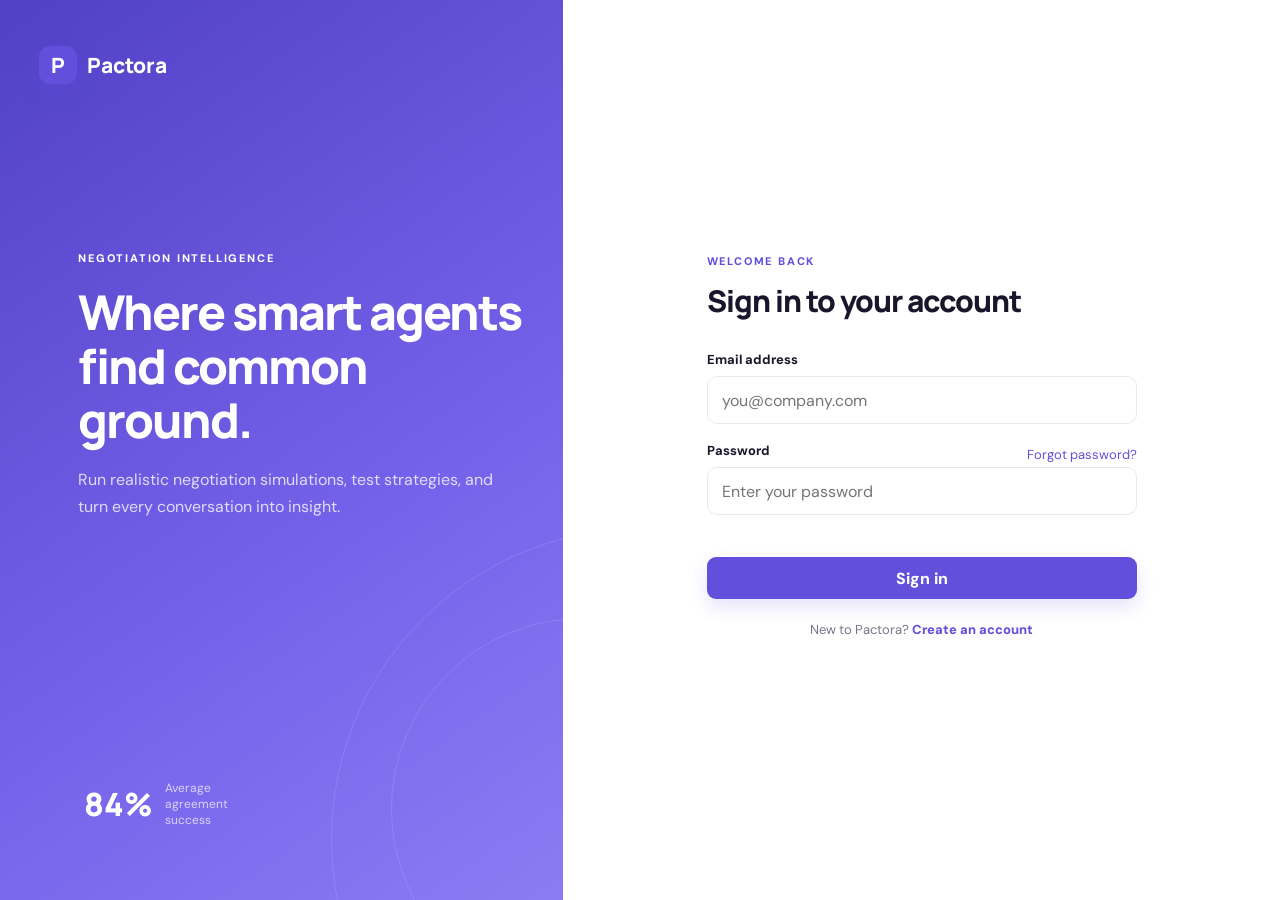
<file: index.html>
<!doctype html>
<html lang="en">
<head>
  <meta charset="UTF-8">
  <meta name="viewport" content="width=device-width, initial-scale=1">
  <meta name="theme-color" content="#5b46d6">
  <title>Pactora — Multi-Agent Negotiation</title>
  <link rel="stylesheet" href="style.css">
</head>

<body class="login-body">
  <main class="login-shell">
    <section class="login-brand">
      <a class="brand brand-light" href="index.html">
        <span class="brand-mark">P</span>
        <span>Pactora</span>
      </a>

      <div class="brand-story">
        <span class="eyebrow">Negotiation intelligence</span>
        <h1>Where smart agents find common ground.</h1>
        <p>
          Run realistic negotiation simulations, test strategies,
          and turn every conversation into insight.
        </p>
      </div>

      <div class="brand-stat">
        <strong>84%</strong>
        <span>Average agreement success</span>
      </div>
    </section>

    <section class="login-panel">
      <a class="brand brand-mobile" href="index.html">
        <span class="brand-mark">P</span>
        <span>Pactora</span>
      </a>

      <div class="login-card">
        <div class="form-heading">
          <span class="eyebrow purple">Welcome back</span>
          <h2 id="authTitle">Sign in to your account</h2>
        </div>

        <form id="authForm" novalidate>
          <div class="field">
            <label for="email">Email address</label>
            <input
              id="email"
              name="email"
              type="email"
              placeholder="you@company.com"
              required
            >
          </div>

          <div class="field">
            <div class="field-label-row">
              <label for="password">Password</label>
              <button class="text-button" type="button" id="forgotBtn">
                Forgot password?
              </button>
            </div>

            <input
              id="password"
              name="password"
              type="password"
              placeholder="Enter your password"
              minlength="6"
              required
            >
          </div>

          <p class="form-error" id="authError" role="alert"></p>

          <button class="button primary wide" type="submit" id="authSubmit">
            Sign in
          </button>
        </form>

        <p class="switch-auth">
          New to Pactora?
          <button class="text-button strong" type="button" id="signupToggle">
            Create an account
          </button>
        </p>
      </div>
    </section>
  </main>

  <script src="script.js"></script>
</body>
</html>
</file>
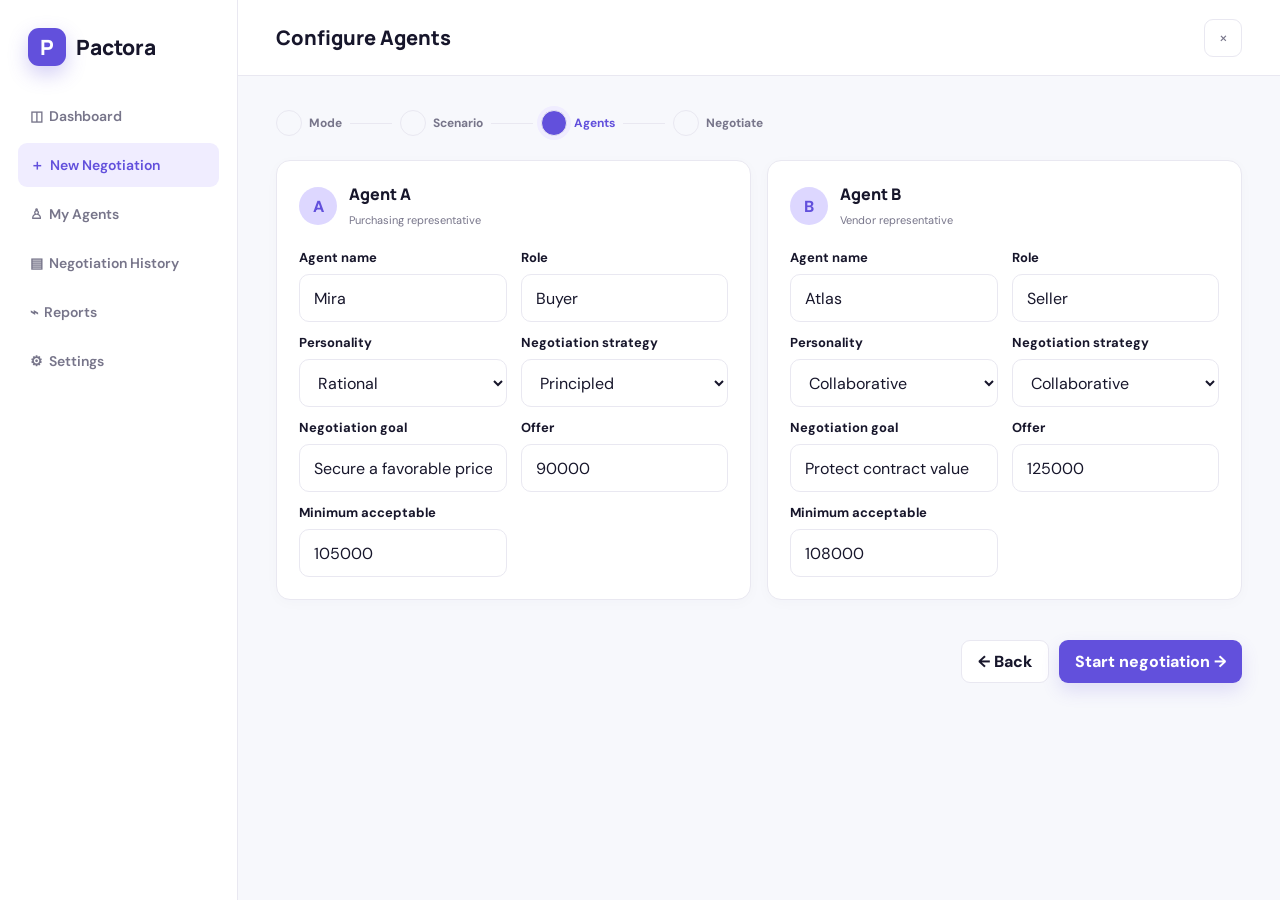
<file: agent-configuration.html>
<!doctype html>
<html lang="en">
<head>
  <meta charset="UTF-8">
  <meta name="viewport" content="width=device-width, initial-scale=1">
  <title>Configure Agents — Pactora</title>
  <link rel="stylesheet" href="style.css">
</head>

<body>
  <div class="app-shell">
    <aside class="sidebar" id="sidebar">
      <a class="brand" href="dashboard.html">
        <span class="brand-mark">P</span>
        <span>Pactora</span>
      </a>

      <nav class="sidebar-nav">
        <a class="nav-link" href="dashboard.html">
          ◫&nbsp;&nbsp;Dashboard
        </a>

        <a class="nav-link active" href="mode-selection.html">
          ＋&nbsp;&nbsp;New Negotiation
        </a>

        <a class="nav-link" href="agent-configuration.html">
          ♙&nbsp;&nbsp;My Agents
        </a>

        <a class="nav-link" href="negotiation-result.html">
          ▤&nbsp;&nbsp;Negotiation History
        </a>

        <a class="nav-link" href="reports.html">
          ⌁&nbsp;&nbsp;Reports
        </a>

        <a class="nav-link" href="#settings" data-action="settings">
          ⚙&nbsp;&nbsp;Settings
        </a>
      </nav>
    </aside>

    <div class="sidebar-overlay" id="sidebarOverlay"></div>

    <main class="main">
      <header class="topbar">
        <div style="display:flex;align-items:center;gap:12px">
          <button class="icon-button mobile-menu" id="menuBtn">
            ☰
          </button>

          <h1>Configure Agents</h1>
        </div>

        <div class="top-actions">
          <a class="icon-button" href="dashboard.html" title="Close">
            ×
          </a>
        </div>
      </header>

      <div class="content">
        <div class="stepper">
          <span class="step">Mode</span>
          <i class="step-line"></i>
          <span class="step">Scenario</span>
          <i class="step-line"></i>
          <span class="step active">Agents</span>
          <i class="step-line"></i>
          <span class="step">Negotiate</span>
        </div>

        <form id="agentForm">
          <div class="config-grid">
            <article class="card">
              <div class="agent-card-head">
                <div class="avatar">A</div>

                <div>
                  <h3 id="agentAHeading">Agent A</h3>
                  <span id="agentARole">
                    Purchasing representative
                  </span>
                </div>
              </div>

              <div class="form-grid">
                <div class="field">
                  <label for="agentAName">Agent name</label>
                  <input
                    id="agentAName"
                    name="agentAName"
                    value="Mira"
                    required
                  >
                </div>

                <div class="field">
                  <label for="agentARoleInput">Role</label>
                  <input
                    id="agentARoleInput"
                    name="agentARole"
                    value="Buyer"
                    required
                  >
                </div>

                <div class="field">
                  <label for="agentAPersonality">Personality</label>
                  <select
                    id="agentAPersonality"
                    name="agentAPersonality"
                  >
                    <option>Rational</option>
                    <option>Collaborative</option>
                    <option>Competitive</option>
                    <option>Conservative</option>
                  </select>
                </div>

                <div class="field">
                  <label for="agentAStrategy">
                    Negotiation strategy
                  </label>
                  <select
                    id="agentAStrategy"
                    name="agentAStrategy"
                  >
                    <option>Principled</option>
                    <option>Anchoring</option>
                    <option>Concession</option>
                    <option>Competitive</option>
                  </select>
                </div>

                <div class="field">
                  <label for="agentAGoal">Negotiation goal</label>
                  <input
                    id="agentAGoal"
                    name="agentAGoal"
                    value="Secure a favorable price"
                    required
                  >
                </div>

                <div class="field">
                  <label id="initialALabel" for="agentAInitial">
                    Initial offer
                  </label>
                  <input
                    id="agentAInitial"
                    name="agentAInitial"
                    type="number"
                    value="90000"
                    required
                  >
                </div>

                <div class="field">
                  <label id="minimumALabel" for="agentAMinimum">
                    Minimum acceptable
                  </label>
                  <input
                    id="agentAMinimum"
                    name="agentAMinimum"
                    type="number"
                    value="105000"
                    required
                  >
                </div>
              </div>
            </article>

            <article class="card">
              <div class="agent-card-head">
                <div class="avatar">B</div>

                <div>
                  <h3 id="agentBHeading">Agent B</h3>
                  <span id="agentBRole">
                    Vendor representative
                  </span>
                </div>
              </div>

              <div class="form-grid">
                <div class="field">
                  <label for="agentBName">Agent name</label>
                  <input
                    id="agentBName"
                    name="agentBName"
                    value="Atlas"
                    required
                  >
                </div>

                <div class="field">
                  <label for="agentBRoleInput">Role</label>
                  <input
                    id="agentBRoleInput"
                    name="agentBRole"
                    value="Seller"
                    required
                  >
                </div>

                <div class="field">
                  <label for="agentBPersonality">Personality</label>
                  <select
                    id="agentBPersonality"
                    name="agentBPersonality"
                  >
                    <option>Collaborative</option>
                    <option>Rational</option>
                    <option>Competitive</option>
                    <option>Conservative</option>
                  </select>
                </div>

                <div class="field">
                  <label for="agentBStrategy">
                    Negotiation strategy
                  </label>
                  <select
                    id="agentBStrategy"
                    name="agentBStrategy"
                  >
                    <option>Collaborative</option>
                    <option>Anchoring</option>
                    <option>Concession</option>
                    <option>Competitive</option>
                  </select>
                </div>

                <div class="field">
                  <label for="agentBGoal">Negotiation goal</label>
                  <input
                    id="agentBGoal"
                    name="agentBGoal"
                    value="Protect contract value"
                    required
                  >
                </div>

                <div class="field">
                  <label id="initialBLabel" for="agentBInitial">
                    Initial offer
                  </label>
                  <input
                    id="agentBInitial"
                    name="agentBInitial"
                    type="number"
                    value="125000"
                    required
                  >
                </div>

                <div class="field">
                  <label id="minimumBLabel" for="agentBMinimum">
                    Minimum acceptable
                  </label>
                  <input
                    id="agentBMinimum"
                    name="agentBMinimum"
                    type="number"
                    value="108000"
                    required
                  >
                </div>
              </div>
            </article>
          </div>

          <p class="form-error" id="configError"></p>

          <div class="page-footer">
            <a class="button secondary" href="scenario-selection.html">
              ← Back
            </a>

            <button class="button primary" type="submit">
              Start negotiation →
            </button>
          </div>
        </form>
      </div>
    </main>
  </div>

  <script src="script.js"></script>
</body>
</html>
</file>
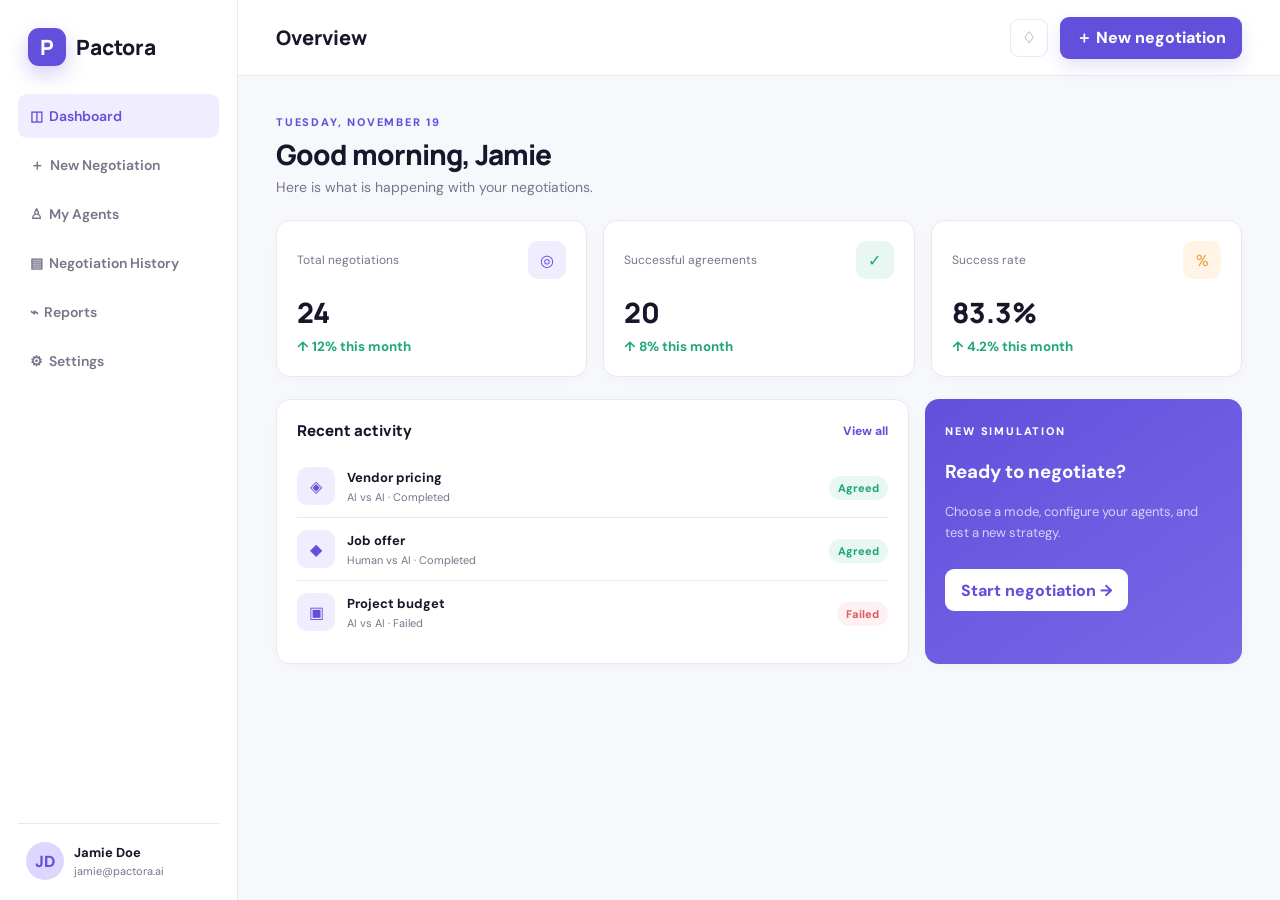
<file: dashboard.html>
<!doctype html>
<html lang="en">
<head>
  <meta charset="UTF-8">
  <meta name="viewport" content="width=device-width, initial-scale=1">
  <title>Dashboard — Pactora</title>
  <link rel="stylesheet" href="style.css">
</head>

<body>
  <div class="app-shell">
    <aside class="sidebar" id="sidebar">
      <a class="brand" href="dashboard.html">
        <span class="brand-mark">P</span>
        <span>Pactora</span>
      </a>

      <nav class="sidebar-nav">
        <a class="nav-link active" href="dashboard.html">
          ◫&nbsp;&nbsp;Dashboard
        </a>
        <a class="nav-link" href="mode-selection.html">
          ＋&nbsp;&nbsp;New Negotiation
        </a>
        <a class="nav-link" href="agent-configuration.html">
          ♙&nbsp;&nbsp;My Agents
        </a>
        <a class="nav-link" href="negotiation-result.html">
          ▤&nbsp;&nbsp;Negotiation History
        </a>
        <a class="nav-link" href="reports.html">
          ⌁&nbsp;&nbsp;Reports
        </a>
        <a class="nav-link" href="#settings" data-action="settings">
          ⚙&nbsp;&nbsp;Settings
        </a>
      </nav>

      <div class="sidebar-footer">
        <div class="profile-mini">
          <div class="avatar" id="userInitial">JD</div>
          <div>
            <strong id="userName">Jamie Doe</strong>
            <span id="userEmail">jamie@pactora.ai</span>
          </div>
        </div>
      </div>
    </aside>

    <div class="sidebar-overlay" id="sidebarOverlay"></div>

    <main class="main">
      <header class="topbar">
        <div style="display:flex;align-items:center;gap:12px">
          <button class="icon-button mobile-menu" id="menuBtn">
            ☰
          </button>
          <h1>Overview</h1>
        </div>

        <div class="top-actions">
          <button class="icon-button" title="Notifications">♢</button>
          <a class="button primary" href="mode-selection.html">
            ＋ New negotiation
          </a>
        </div>
      </header>

      <div class="content">
        <div class="welcome-row">
          <div>
            <span class="eyebrow purple">Tuesday, November 19</span>
            <h2 id="welcomeName">Good morning, Jamie</h2>
            <p>Here is what is happening with your negotiations.</p>
          </div>
        </div>

        <section class="cards-grid">
          <article class="metric-card">
            <div class="metric-top">
              <span>Total negotiations</span>
              <div class="metric-icon">◎</div>
            </div>
            <strong id="totalSessions">24</strong>
            <small>↑ 12% this month</small>
          </article>

          <article class="metric-card">
            <div class="metric-top">
              <span>Successful agreements</span>
              <div class="metric-icon green">✓</div>
            </div>
            <strong id="successfulSessions">20</strong>
            <small>↑ 8% this month</small>
          </article>

          <article class="metric-card">
            <div class="metric-top">
              <span>Success rate</span>
              <div class="metric-icon orange">%</div>
            </div>
            <strong id="successRate">83.3%</strong>
            <small>↑ 4.2% this month</small>
          </article>
        </section>

        <section class="dashboard-grid">
          <article class="card">
            <div class="card-header">
              <h3>Recent activity</h3>
              <a href="negotiation-result.html">View all</a>
            </div>
            <div id="recentActivity"></div>
          </article>

          <article class="card quick-card">
            <span class="eyebrow">New simulation</span>
            <h3>Ready to negotiate?</h3>
            <p>
              Choose a mode, configure your agents,
              and test a new strategy.
            </p>
            <a class="button" href="mode-selection.html">
              Start negotiation →
            </a>
          </article>
        </section>
      </div>
    </main>
  </div>

  <script src="script.js"></script>
</body>
</html>
</file>
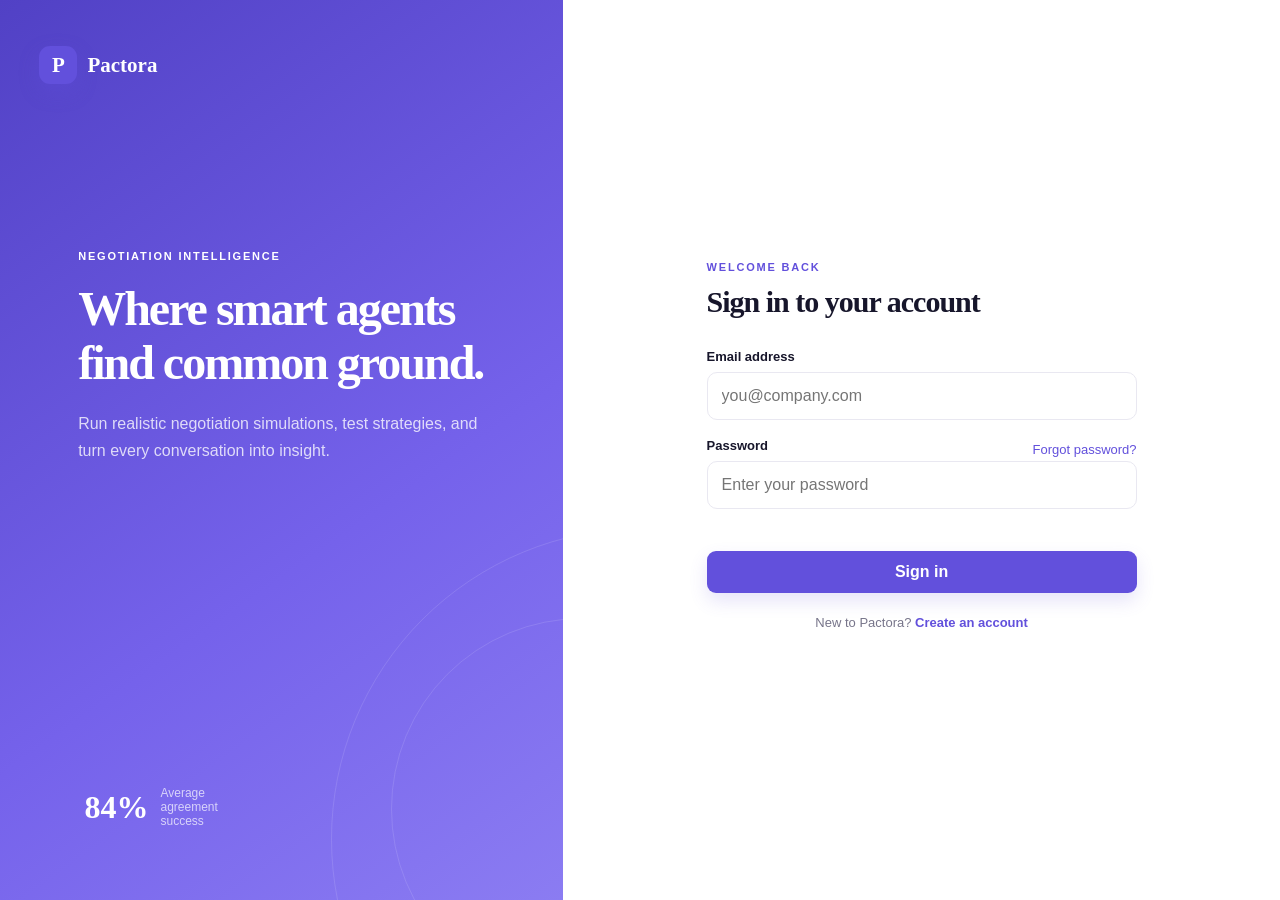
<file: login.html>
<!doctype html>
<html lang="en">
<head>
  <meta charset="UTF-8">
  <meta http-equiv="refresh" content="0; url=index.html">
  <meta name="viewport" content="width=device-width, initial-scale=1">
  <title>Pactora — Login</title>
  <link rel="stylesheet" href="style.css">
</head>

<body class="login-body">
  <main style="display:grid;place-items:center;height:100vh">
    <a class="brand" href="index.html">
      <span class="brand-mark">P</span>
      <span>Pactora</span>
    </a>
  </main>
</body>
</html>
</file>
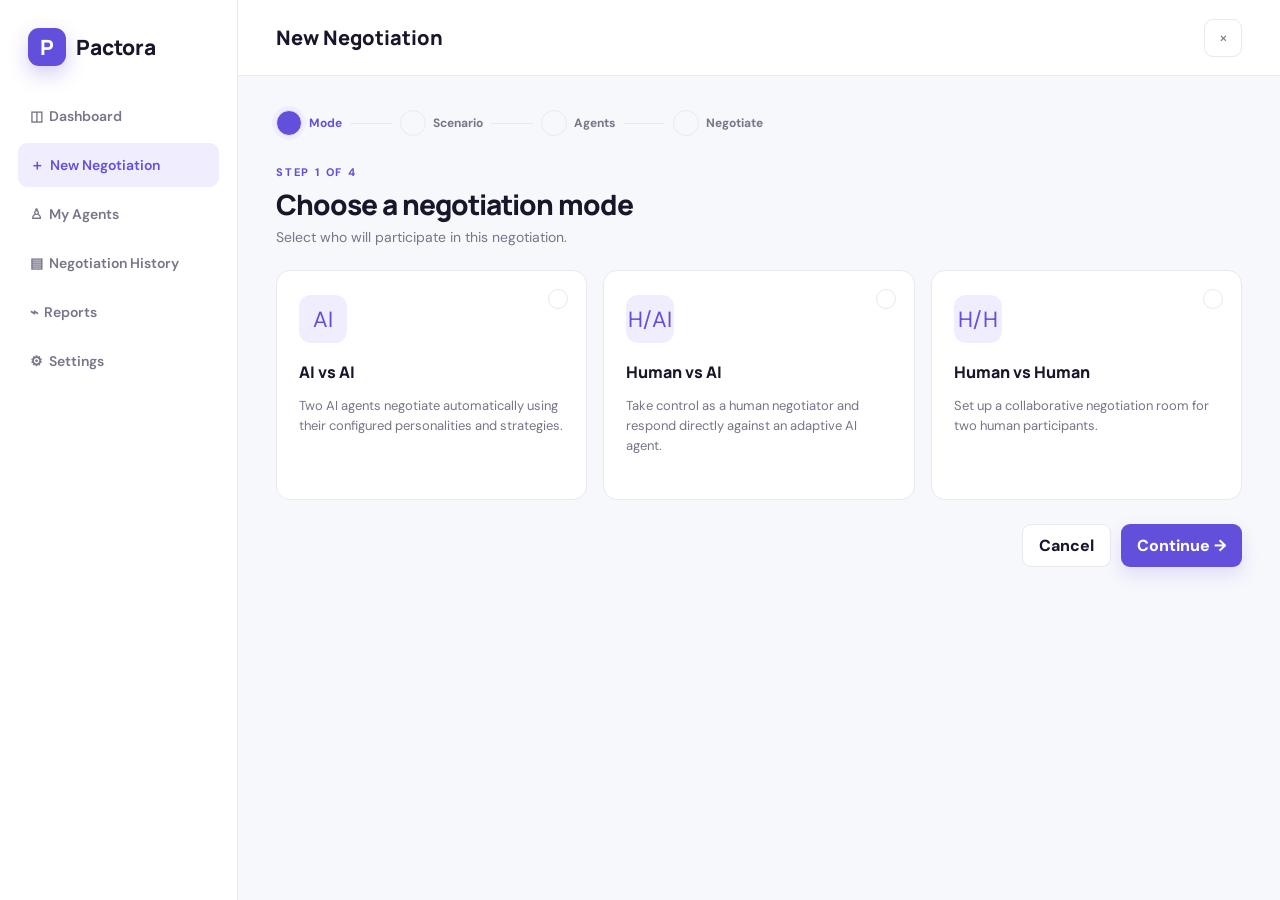
<file: mode-selection.html>
<!doctype html>
<html lang="en">
<head>
  <meta charset="UTF-8">
  <meta name="viewport" content="width=device-width, initial-scale=1">
  <title>Select Mode — Pactora</title>
  <link rel="stylesheet" href="style.css">
</head>

<body>
  <div class="app-shell">
    <aside class="sidebar" id="sidebar">
      <a class="brand" href="dashboard.html">
        <span class="brand-mark">P</span>
        <span>Pactora</span>
      </a>

      <nav class="sidebar-nav">
        <a class="nav-link" href="dashboard.html">◫&nbsp;&nbsp;Dashboard</a>
        <a class="nav-link active" href="mode-selection.html">
          ＋&nbsp;&nbsp;New Negotiation
        </a>
        <a class="nav-link" href="agent-configuration.html">
          ♙&nbsp;&nbsp;My Agents
        </a>
        <a class="nav-link" href="negotiation-result.html">
          ▤&nbsp;&nbsp;Negotiation History
        </a>
        <a class="nav-link" href="reports.html">
          ⌁&nbsp;&nbsp;Reports
        </a>
        <a class="nav-link" href="#settings" data-action="settings">
          ⚙&nbsp;&nbsp;Settings
        </a>
      </nav>
    </aside>

    <div class="sidebar-overlay" id="sidebarOverlay"></div>

    <main class="main">
      <header class="topbar">
        <div style="display:flex;align-items:center;gap:12px">
          <button class="icon-button mobile-menu" id="menuBtn">
            ☰
          </button>
          <h1>New Negotiation</h1>
        </div>

        <div class="top-actions">
          <a class="icon-button" href="dashboard.html" title="Close">
            ×
          </a>
        </div>
      </header>

      <div class="content">
        <div class="stepper">
          <span class="step active">Mode</span>
          <i class="step-line"></i>
          <span class="step">Scenario</span>
          <i class="step-line"></i>
          <span class="step">Agents</span>
          <i class="step-line"></i>
          <span class="step">Negotiate</span>
        </div>

        <div class="page-heading">
          <div>
            <span class="eyebrow purple">Step 1 of 4</span>
            <h2>Choose a negotiation mode</h2>
            <p>Select who will participate in this negotiation.</p>
          </div>
        </div>

        <section class="selection-grid" id="modeGrid">
          <label class="choice-card" data-value="ai-ai">
            <input type="radio" name="mode" value="ai-ai">
            <span class="choice-check"></span>

            <div class="choice-icon">AI</div>
            <h3>AI vs AI</h3>
            <p>
              Two AI agents negotiate automatically using
              their configured personalities and strategies.
            </p>
          </label>

          <label class="choice-card" data-value="human-ai">
            <input type="radio" name="mode" value="human-ai">
            <span class="choice-check"></span>

            <div class="choice-icon">H/AI</div>
            <h3>Human vs AI</h3>
            <p>
              Take control as a human negotiator and respond
              directly against an adaptive AI agent.
            </p>
          </label>

          <label class="choice-card" data-value="human-human">
            <input type="radio" name="mode" value="human-human">
            <span class="choice-check"></span>

            <div class="choice-icon">H/H</div>
            <h3>Human vs Human</h3>
            <p>
              Set up a collaborative negotiation room
              for two human participants.
            </p>
          </label>
        </section>

        <div class="page-footer">
          <a class="button secondary" href="dashboard.html">
            Cancel
          </a>

          <button class="button primary" id="continueMode" disabled>
            Continue →
          </button>
        </div>
      </div>
    </main>
  </div>

  <script src="script.js"></script>
</body>
</html>
</file>
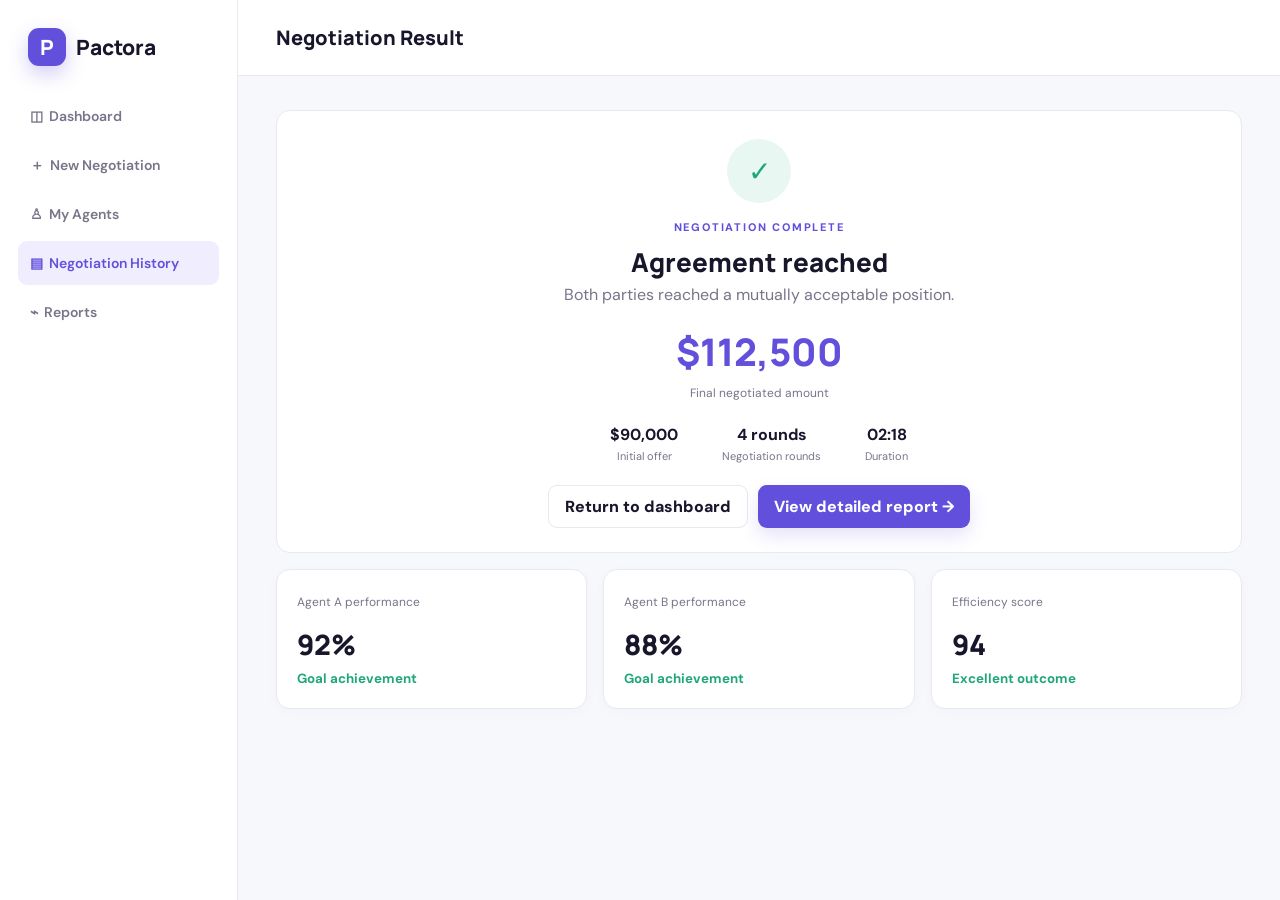
<file: negotiation-result.html>
<!doctype html>
<html lang="en">
<head>
  <meta charset="UTF-8">
  <meta name="viewport" content="width=device-width, initial-scale=1">
  <title>Negotiation Result — Pactora</title>
  <link rel="stylesheet" href="style.css">
</head>

<body>
  <div class="app-shell">
    <aside class="sidebar" id="sidebar">
      <a class="brand" href="dashboard.html">
        <span class="brand-mark">P</span>
        <span>Pactora</span>
      </a>

      <nav class="sidebar-nav">
        <a class="nav-link" href="dashboard.html">
          ◫&nbsp;&nbsp;Dashboard
        </a>

        <a class="nav-link" href="mode-selection.html">
          ＋&nbsp;&nbsp;New Negotiation
        </a>

        <a class="nav-link" href="agent-configuration.html">
          ♙&nbsp;&nbsp;My Agents
        </a>

        <a class="nav-link active" href="negotiation-result.html">
          ▤&nbsp;&nbsp;Negotiation History
        </a>

        <a class="nav-link" href="reports.html">
          ⌁&nbsp;&nbsp;Reports
        </a>
      </nav>
    </aside>

    <div class="sidebar-overlay" id="sidebarOverlay"></div>

    <main class="main">
      <header class="topbar">
        <div style="display:flex;align-items:center;gap:12px">
          <button class="icon-button mobile-menu" id="menuBtn">
            ☰
          </button>

          <h1>Negotiation Result</h1>
        </div>
      </header>

      <div class="content">
        <section class="result-hero" id="resultHero">
          <div class="result-icon" id="resultIcon">✓</div>

          <span class="eyebrow purple" id="resultKicker">
            Negotiation complete
          </span>

          <h2 id="resultTitle">Agreement reached</h2>

          <p id="resultSubtitle">
            Both parties reached a mutually acceptable position.
          </p>

          <div class="result-amount" id="finalAmount">
            $112,500
          </div>

          <span style="color:var(--muted);font-size:12px">
            Final negotiated amount
          </span>

          <div class="result-meta">
            <div>
              <strong id="initialAmount">$90,000</strong>
              <span>Initial offer</span>
            </div>

            <div>
              <strong id="roundCount">4 rounds</strong>
              <span>Negotiation rounds</span>
            </div>

            <div>
              <strong id="duration">02:18</strong>
              <span>Duration</span>
            </div>
          </div>

          <div class="result-actions">
            <a class="button secondary" href="dashboard.html">
              Return to dashboard
            </a>

            <a class="button primary" href="reports.html">
              View detailed report →
            </a>
          </div>
        </section>

        <div class="cards-grid" style="margin-top:16px">
          <article class="metric-card">
            <span>Agent A performance</span>
            <strong id="agentAPerformance">92%</strong>
            <small>Goal achievement</small>
          </article>

          <article class="metric-card">
            <span>Agent B performance</span>
            <strong id="agentBPerformance">88%</strong>
            <small>Goal achievement</small>
          </article>

          <article class="metric-card">
            <span>Efficiency score</span>
            <strong id="efficiencyScore">94</strong>
            <small>Excellent outcome</small>
          </article>
        </div>
      </div>
    </main>
  </div>

  <script src="script.js"></script>
</body>
</html>
</file>
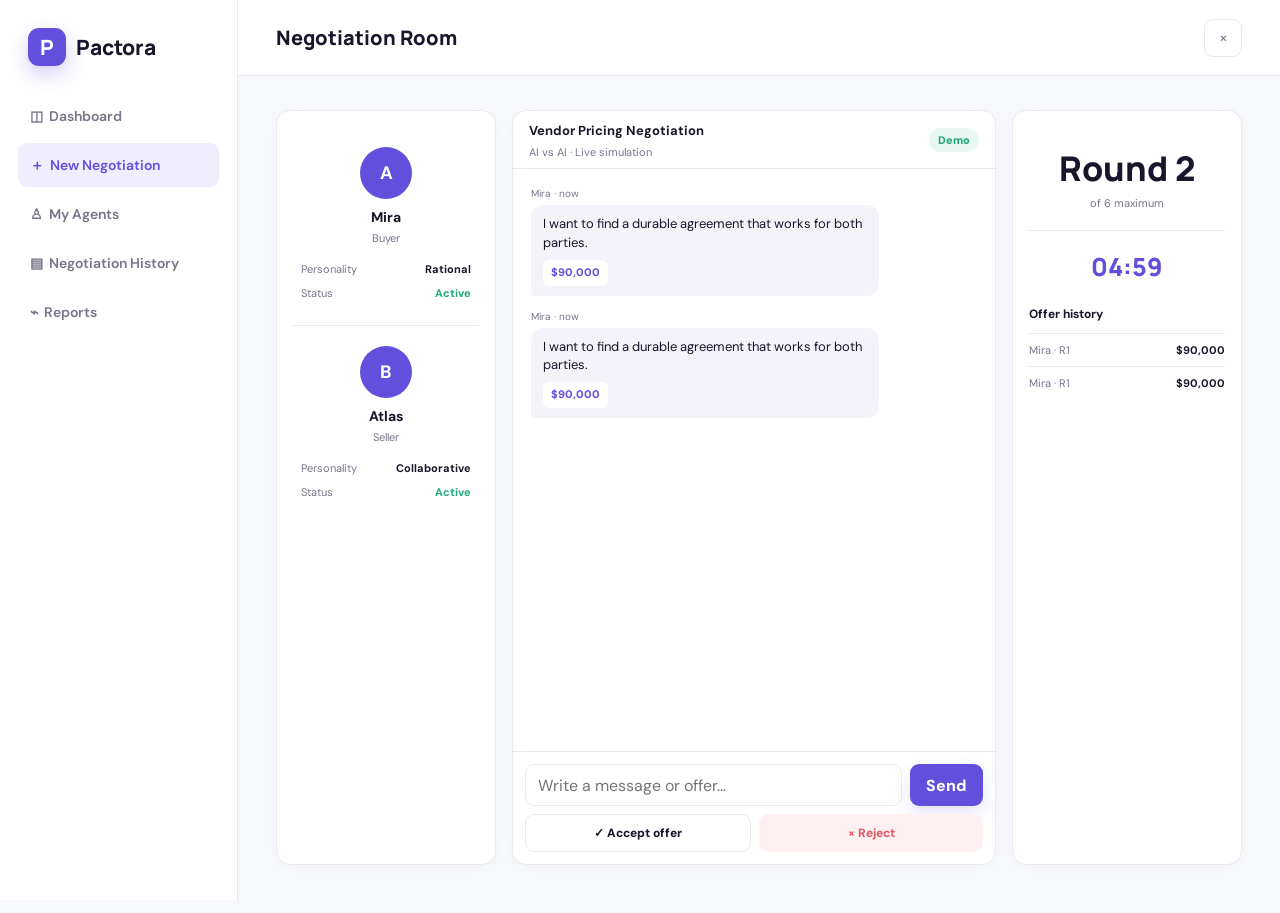
<file: negotiation-room.html>
<!doctype html>
<html lang="en">
<head>
  <meta charset="UTF-8">
  <meta name="viewport" content="width=device-width, initial-scale=1">
  <title>Negotiation Room — Pactora</title>
  <link rel="stylesheet" href="style.css">
</head>

<body>
  <div class="app-shell">
    <aside class="sidebar" id="sidebar">
      <a class="brand" href="dashboard.html">
        <span class="brand-mark">P</span>
        <span>Pactora</span>
      </a>

      <nav class="sidebar-nav">
        <a class="nav-link" href="dashboard.html">
          ◫&nbsp;&nbsp;Dashboard
        </a>

        <a class="nav-link active" href="mode-selection.html">
          ＋&nbsp;&nbsp;New Negotiation
        </a>

        <a class="nav-link" href="agent-configuration.html">
          ♙&nbsp;&nbsp;My Agents
        </a>

        <a class="nav-link" href="negotiation-result.html">
          ▤&nbsp;&nbsp;Negotiation History
        </a>

        <a class="nav-link" href="reports.html">
          ⌁&nbsp;&nbsp;Reports
        </a>
      </nav>
    </aside>

    <div class="sidebar-overlay" id="sidebarOverlay"></div>

    <main class="main">
      <header class="topbar">
        <div style="display:flex;align-items:center;gap:12px">
          <button class="icon-button mobile-menu" id="menuBtn">
            ☰
          </button>

          <h1 id="roomTitle">Negotiation Room</h1>
        </div>

        <div class="top-actions">
          <a class="icon-button" href="dashboard.html" title="Close">
            ×
          </a>
        </div>
      </header>

      <div class="content">
        <div class="negotiation-layout">
          <aside class="card profile-panel">
            <div class="agent-profile" id="profileA">
              <div class="avatar">A</div>
              <h3>Agent A</h3>
              <p>Buyer</p>

              <div class="mini-stat">
                <span>Personality</span>
                <strong>Rational</strong>
              </div>

              <div class="mini-stat">
                <span>Status</span>
                <strong style="color:var(--green)">Active</strong>
              </div>
            </div>

            <div class="agent-profile" id="profileB">
              <div class="avatar">B</div>
              <h3>Agent B</h3>
              <p>Seller</p>

              <div class="mini-stat">
                <span>Personality</span>
                <strong>Collaborative</strong>
              </div>

              <div class="mini-stat">
                <span>Status</span>
                <strong style="color:var(--green)">Active</strong>
              </div>
            </div>
          </aside>

          <section class="card chat-panel">
            <header class="chat-header">
              <div>
                <strong id="scenarioTitle">
                  Vendor Pricing Negotiation
                </strong>
                <br>
                <span id="modeTitle">
                  AI vs AI · Live simulation
                </span>
              </div>

              <span class="status success">Demo</span>
            </header>

            <div class="chat-messages" id="chatMessages"></div>

            <div class="chat-compose" id="chatCompose">
              <div class="compose-row">
                <input
                  id="humanMessage"
                  placeholder="Write a message or offer..."
                  autocomplete="off"
                >

                <button class="button primary" id="sendHuman">
                  Send
                </button>
              </div>

              <div class="compose-actions">
                <button class="button secondary" id="acceptOffer">
                  ✓ Accept offer
                </button>

                <button class="button danger" id="rejectOffer">
                  × Reject
                </button>
              </div>
            </div>
          </section>

          <aside class="card round-panel">
            <div class="round-big">
              <strong id="roundNumber">Round 1</strong>
              <span>of 6 maximum</span>
            </div>

            <div class="timer" id="timer">05:00</div>

            <strong style="font-size:12px">
              Offer history
            </strong>

            <div class="history-list" id="offerHistory"></div>
          </aside>
        </div>
      </div>
    </main>
  </div>

  <script src="script.js"></script>
</body>
</html>
</file>
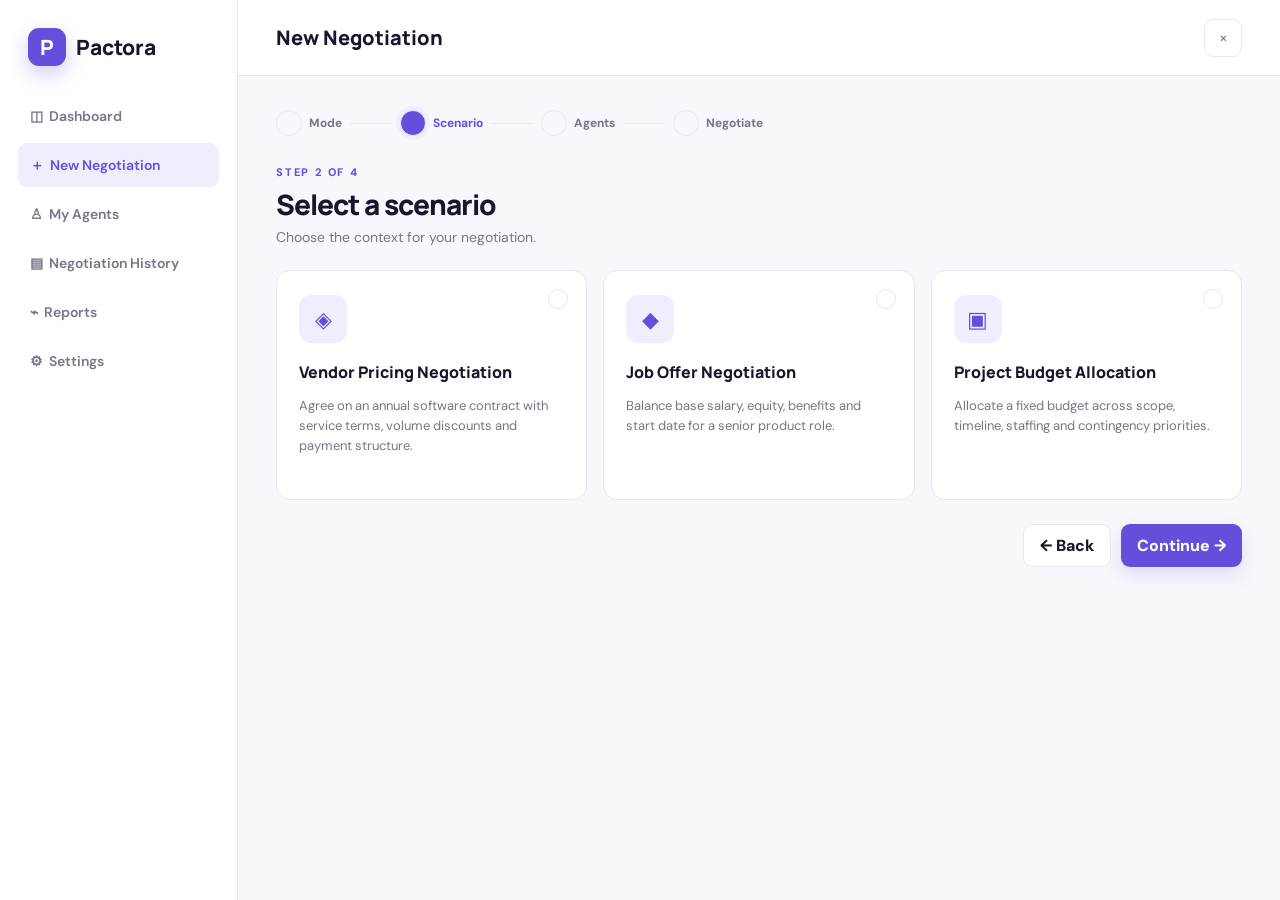
<file: scenario-selection.html>
<!doctype html>
<html lang="en">
<head>
  <meta charset="UTF-8">
  <meta name="viewport" content="width=device-width, initial-scale=1">
  <title>Select Scenario — Pactora</title>
  <link rel="stylesheet" href="style.css">
</head>

<body>
  <div class="app-shell">
    <aside class="sidebar" id="sidebar">
      <a class="brand" href="dashboard.html">
        <span class="brand-mark">P</span>
        <span>Pactora</span>
      </a>

      <nav class="sidebar-nav">
        <a class="nav-link" href="dashboard.html">◫&nbsp;&nbsp;Dashboard</a>
        <a class="nav-link active" href="mode-selection.html">
          ＋&nbsp;&nbsp;New Negotiation
        </a>
        <a class="nav-link" href="agent-configuration.html">
          ♙&nbsp;&nbsp;My Agents
        </a>
        <a class="nav-link" href="negotiation-result.html">
          ▤&nbsp;&nbsp;Negotiation History
        </a>
        <a class="nav-link" href="reports.html">
          ⌁&nbsp;&nbsp;Reports
        </a>
        <a class="nav-link" href="#settings" data-action="settings">
          ⚙&nbsp;&nbsp;Settings
        </a>
      </nav>
    </aside>

    <div class="sidebar-overlay" id="sidebarOverlay"></div>

    <main class="main">
      <header class="topbar">
        <div style="display:flex;align-items:center;gap:12px">
          <button class="icon-button mobile-menu" id="menuBtn">
            ☰
          </button>
          <h1>New Negotiation</h1>
        </div>

        <div class="top-actions">
          <a class="icon-button" href="dashboard.html" title="Close">
            ×
          </a>
        </div>
      </header>

      <div class="content">
        <div class="stepper">
          <span class="step">Mode</span>
          <i class="step-line"></i>
          <span class="step active">Scenario</span>
          <i class="step-line"></i>
          <span class="step">Agents</span>
          <i class="step-line"></i>
          <span class="step">Negotiate</span>
        </div>

        <div class="page-heading">
          <div>
            <span class="eyebrow purple">Step 2 of 4</span>
            <h2>Select a scenario</h2>
            <p>Choose the context for your negotiation.</p>
          </div>
        </div>

        <section class="selection-grid" id="scenarioGrid">
          <label class="choice-card" data-value="vendor">
            <input type="radio" name="scenario" value="vendor">
            <span class="choice-check"></span>

            <div class="choice-icon">◈</div>
            <h3>Vendor Pricing Negotiation</h3>
            <p>
              Agree on an annual software contract with service
              terms, volume discounts and payment structure.
            </p>
          </label>

          <label class="choice-card" data-value="job">
            <input type="radio" name="scenario" value="job">
            <span class="choice-check"></span>

            <div class="choice-icon">◆</div>
            <h3>Job Offer Negotiation</h3>
            <p>
              Balance base salary, equity, benefits and start date
              for a senior product role.
            </p>
          </label>

          <label class="choice-card" data-value="budget">
            <input type="radio" name="scenario" value="budget">
            <span class="choice-check"></span>

            <div class="choice-icon">▣</div>
            <h3>Project Budget Allocation</h3>
            <p>
              Allocate a fixed budget across scope, timeline,
              staffing and contingency priorities.
            </p>
          </label>
        </section>

        <div class="page-footer">
          <a class="button secondary" href="mode-selection.html">
            ← Back
          </a>

          <button class="button primary" id="continueScenario" disabled>
            Continue →
          </button>
        </div>
      </div>
    </main>
  </div>

  <script src="script.js"></script>
</body>
</html>
</file>
<file: style.css>
@import url('https://fonts.googleapis.com/css2?family=DM+Sans:wght@400;500;600;700&family=Manrope:wght@600;700;800&display=swap');

:root {
  --purple: #6250dc;
  --purple-dark: #4936bd;
  --purple-soft: #f0edff;
  --ink: #17162b;
  --muted: #77758a;
  --line: #e9e8f1;
  --surface: #ffffff;
  --canvas: #f7f8fc;
  --green: #20a779;
  --orange: #ef9d32;
  --red: #dd5a66;
  --shadow: 0 12px 40px rgba(42, 37, 91, .08);
}

* {
  box-sizing: border-box;
}

body {
  margin: 0;
  font-family: "DM Sans", sans-serif;
  color: var(--ink);
  background: var(--canvas);
}

button,
input,
textarea,
select {
  font: inherit;
}

button,
a {
  -webkit-tap-highlight-color: transparent;
}

a {
  color: inherit;
  text-decoration: none;
}

.brand {
  display: inline-flex;
  align-items: center;
  gap: 10px;
  font-family: "Manrope";
  font-weight: 800;
  font-size: 21px;
}

.brand-mark {
  width: 38px;
  height: 38px;
  display: grid;
  place-items: center;
  color: white;
  background: var(--purple);
  border-radius: 11px;
  box-shadow: 0 8px 20px rgba(98, 80, 220, .28);
}

.brand-light {
  color: white;
}

.brand-mobile {
  display: none;
}

.login-body {
  min-height: 100vh;
  background: white;
}

.login-shell {
  min-height: 100vh;
  display: grid;
  grid-template-columns: 44% 56%;
}

.login-brand {
  position: relative;
  overflow: hidden;
  padding: 46px 7%;
  color: white;
  background: linear-gradient(
    145deg,
    #5141c5 0%,
    #7562eb 60%,
    #8b7cf2 100%
  );
}

.login-brand::before,
.login-brand::after {
  content: "";
  position: absolute;
  border: 1px solid rgba(255, 255, 255, .12);
  border-radius: 50%;
}

.login-brand::before {
  width: 620px;
  height: 620px;
  right: -390px;
  bottom: -250px;
}

.login-brand::after {
  width: 380px;
  height: 380px;
  right: -210px;
  bottom: -100px;
}

.brand-story {
  max-width: 510px;
  margin: 18vh 0 0 8%;
}

.eyebrow {
  text-transform: uppercase;
  letter-spacing: 1.8px;
  font-size: 11px;
  font-weight: 800;
}

.eyebrow.purple {
  color: var(--purple);
}

.brand-story h1 {
  max-width: 480px;
  margin: 18px 0 20px;
  font: 800 48px/1.12 "Manrope";
  letter-spacing: -2px;
}

.brand-story p {
  max-width: 430px;
  color: rgba(255, 255, 255, .78);
  line-height: 1.7;
}

.brand-stat {
  position: absolute;
  left: 15%;
  bottom: 8%;
  display: flex;
  align-items: center;
  gap: 12px;
}

.brand-stat strong {
  font: 800 32px "Manrope";
}

.brand-stat span {
  max-width: 100px;
  color: rgba(255, 255, 255, .7);
  font-size: 12px;
}

.login-panel {
  display: grid;
  place-items: center;
  padding: 40px;
}

.login-card {
  width: min(430px, 100%);
}

.form-heading h2 {
  margin: 10px 0 30px;
  font: 800 30px "Manrope";
  letter-spacing: -1px;
}

.field {
  margin-bottom: 18px;
}

.field label {
  display: block;
  margin-bottom: 8px;
  font-size: 13px;
  font-weight: 700;
}

.field-label-row {
  display: flex;
  justify-content: space-between;
  align-items: center;
}

.field input,
.field textarea,
.field select {
  width: 100%;
  height: 48px;
  border: 1px solid var(--line);
  border-radius: 10px;
  padding: 0 14px;
  color: var(--ink);
  background: white;
  outline: none;
  transition: .2s;
}

.field textarea {
  height: 82px;
  padding-top: 12px;
  resize: vertical;
}

.field input:focus,
.field textarea:focus,
.field select:focus {
  border-color: #9889e9;
  box-shadow: 0 0 0 3px rgba(98, 80, 220, .08);
}

.text-button {
  border: 0;
  background: none;
  color: var(--purple);
  cursor: pointer;
  padding: 0;
  font-size: 13px;
}

.text-button.strong {
  font-weight: 800;
}

.button {
  min-height: 42px;
  border: 0;
  border-radius: 9px;
  padding: 10px 16px;
  display: inline-flex;
  align-items: center;
  justify-content: center;
  gap: 8px;
  cursor: pointer;
  font-weight: 800;
  transition: .18s;
}

.button.primary {
  background: var(--purple);
  color: white;
  box-shadow: 0 8px 18px rgba(98, 80, 220, .16);
}

.button.primary:hover {
  background: var(--purple-dark);
  transform: translateY(-1px);
}

.button.secondary {
  background: white;
  border: 1px solid var(--line);
  color: var(--ink);
}

.button.danger {
  background: #fff1f2;
  color: var(--red);
}

.button.wide {
  width: 100%;
}

.form-error {
  min-height: 20px;
  margin: -4px 0 8px;
  color: var(--red);
  font-size: 12px;
}

.switch-auth {
  text-align: center;
  color: var(--muted);
  font-size: 13px;
  margin-top: 22px;
}

.app-shell {
  min-height: 100vh;
  display: grid;
  grid-template-columns: 238px 1fr;
}

.sidebar {
  position: fixed;
  width: 238px;
  height: 100vh;
  padding: 28px 18px 20px;
  background: white;
  border-right: 1px solid var(--line);
  display: flex;
  flex-direction: column;
  z-index: 20;
}

.sidebar .brand {
  padding: 0 10px 28px;
}

.sidebar-nav {
  display: flex;
  flex-direction: column;
  gap: 5px;
}

.nav-link {
  height: 44px;
  padding: 0 12px;
  display: flex;
  align-items: center;
  gap: 12px;
  border-radius: 9px;
  color: #77758a;
  font-size: 14px;
  font-weight: 600;
}

.nav-link:hover,
.nav-link.active {
  background: var(--purple-soft);
  color: var(--purple);
}

.sidebar-footer {
  margin-top: auto;
  border-top: 1px solid var(--line);
  padding: 18px 8px 0;
}

.profile-mini {
  display: flex;
  align-items: center;
  gap: 10px;
}

.avatar {
  width: 38px;
  height: 38px;
  border-radius: 50%;
  display: grid;
  place-items: center;
  background: #ddd7ff;
  color: var(--purple);
  font-weight: 800;
}

.profile-mini div:last-child {
  min-width: 0;
}

.profile-mini strong,
.profile-mini span {
  display: block;
}

.profile-mini strong {
  font-size: 13px;
}

.profile-mini span {
  color: var(--muted);
  font-size: 11px;
  margin-top: 3px;
}

.main {
  grid-column: 2;
  min-width: 0;
}

.topbar {
  height: 76px;
  padding: 0 38px;
  display: flex;
  align-items: center;
  justify-content: space-between;
  background: white;
  border-bottom: 1px solid var(--line);
}

.topbar h1 {
  margin: 0;
  font: 800 20px "Manrope";
}

.top-actions {
  display: flex;
  align-items: center;
  gap: 12px;
}

.icon-button {
  width: 38px;
  height: 38px;
  border: 1px solid var(--line);
  border-radius: 9px;
  background: white;
  color: var(--muted);
  display: grid;
  place-items: center;
  cursor: pointer;
}
.content {
  max-width: 1320px;
  margin: auto;
  padding: 34px 38px 48px;
}

.welcome-row,
.page-heading {
  display: flex;
  align-items: flex-end;
  justify-content: space-between;
  margin-bottom: 24px;
}

.welcome-row h2,
.page-heading h2 {
  margin: 4px 0 5px;
  font: 800 28px "Manrope";
  letter-spacing: -1px;
}

.welcome-row p,
.page-heading p {
  margin: 0;
  color: var(--muted);
  font-size: 14px;
}

.cards-grid {
  display: grid;
  grid-template-columns: repeat(3, 1fr);
  gap: 16px;
  margin-bottom: 22px;
}

.metric-card,
.card {
  background: white;
  border: 1px solid var(--line);
  border-radius: 14px;
  box-shadow: 0 3px 14px rgba(42, 37, 91, .025);
}

.metric-card {
  padding: 20px;
}

.metric-top {
  display: flex;
  align-items: center;
  justify-content: space-between;
}

.metric-icon {
  width: 38px;
  height: 38px;
  border-radius: 10px;
  display: grid;
  place-items: center;
  background: var(--purple-soft);
  color: var(--purple);
}

.metric-icon.green {
  background: #e9f7f1;
  color: var(--green);
}

.metric-icon.orange {
  background: #fff4e5;
  color: var(--orange);
}

.metric-card span {
  color: var(--muted);
  font-size: 12px;
}

.metric-card strong {
  display: block;
  margin: 14px 0 4px;
  font: 800 28px "Manrope";
}

.metric-card small {
  color: var(--green);
  font-weight: 700;
}

.dashboard-grid {
  display: grid;
  grid-template-columns: minmax(0, 1.6fr) minmax(260px, .8fr);
  gap: 16px;
}

.card {
  padding: 20px;
}

.card-header {
  display: flex;
  align-items: center;
  justify-content: space-between;
  margin-bottom: 14px;
}

.card-header h3 {
  margin: 0;
  font: 800 15px "Manrope";
}

.card-header a {
  color: var(--purple);
  font-size: 12px;
  font-weight: 800;
}

.activity-item {
  display: grid;
  grid-template-columns: 38px 1fr auto;
  align-items: center;
  gap: 12px;
  padding: 12px 0;
  border-top: 1px solid var(--line);
}

.activity-item:first-of-type {
  border-top: 0;
}

.activity-icon {
  width: 38px;
  height: 38px;
  border-radius: 10px;
  background: var(--purple-soft);
  display: grid;
  place-items: center;
  color: var(--purple);
}

.activity-item strong,
.activity-item span {
  display: block;
}

.activity-item strong {
  font-size: 13px;
}

.activity-item span {
  color: var(--muted);
  font-size: 11px;
  margin-top: 4px;
}

.status {
  border-radius: 20px;
  padding: 5px 9px;
  font-size: 10px;
  font-weight: 800;
}

.status.success {
  background: #e8f7f1;
  color: var(--green);
}

.status.failed {
  background: #fff0f1;
  color: var(--red);
}

.quick-card {
  background: linear-gradient(145deg, #6250dc, #7967e7);
  color: white;
  border: 0;
}

.quick-card p {
  color: rgba(255, 255, 255, .72);
  font-size: 13px;
  line-height: 1.6;
}

.quick-card .button {
  background: white;
  color: var(--purple);
  margin-top: 12px;
}

.selection-grid {
  display: grid;
  grid-template-columns: repeat(3, 1fr);
  gap: 16px;
}

.choice-card {
  position: relative;
  padding: 24px 22px;
  min-height: 230px;
  background: white;
  border: 1.5px solid var(--line);
  border-radius: 14px;
  cursor: pointer;
  transition: .2s;
}

.choice-card:hover {
  border-color: #b7acf2;
  transform: translateY(-3px);
  box-shadow: var(--shadow);
}

.choice-card.selected {
  border-color: var(--purple);
  box-shadow: 0 0 0 3px rgba(98, 80, 220, .08);
}

.choice-card input {
  position: absolute;
  opacity: 0;
}

.choice-icon {
  width: 48px;
  height: 48px;
  border-radius: 12px;
  background: var(--purple-soft);
  color: var(--purple);
  display: grid;
  place-items: center;
  font-size: 22px;
}

.choice-card h3 {
  margin: 18px 0 8px;
  font: 800 16px "Manrope";
}

.choice-card p {
  color: var(--muted);
  font-size: 13px;
  line-height: 1.55;
}

.choice-check {
  position: absolute;
  right: 18px;
  top: 18px;
  width: 20px;
  height: 20px;
  border: 1.5px solid var(--line);
  border-radius: 50%;
}

.choice-card.selected .choice-check {
  border: 5px solid var(--purple);
}

.page-footer {
  display: flex;
  justify-content: flex-end;
  gap: 10px;
  margin-top: 24px;
}

.stepper {
  display: flex;
  gap: 8px;
  align-items: center;
  margin-bottom: 24px;
}

.step {
  display: flex;
  align-items: center;
  gap: 7px;
  color: var(--muted);
  font-size: 12px;
  font-weight: 700;
}

.step::before {
  content: "";
  width: 24px;
  height: 24px;
  border-radius: 50%;
  border: 1px solid var(--line);
}

.step.active {
  color: var(--purple);
}

.step.active::before {
  background: var(--purple);
  box-shadow: 0 0 0 4px var(--purple-soft);
}

.step-line {
  width: 42px;
  height: 1px;
  background: var(--line);
}

.config-grid {
  display: grid;
  grid-template-columns: 1fr 1fr;
  gap: 16px;
}

.config-grid .card {
  padding: 22px;
}

.agent-card-head {
  display: flex;
  align-items: center;
  gap: 12px;
  margin-bottom: 20px;
}

.agent-card-head h3 {
  margin: 0 0 3px;
  font: 800 16px "Manrope";
}

.agent-card-head span {
  color: var(--muted);
  font-size: 11px;
}

.form-grid {
  display: grid;
  grid-template-columns: 1fr 1fr;
  gap: 12px 14px;
}

.form-grid .field {
  margin: 0;
}

.negotiation-layout {
  display: grid;
  grid-template-columns: 220px minmax(420px, 1fr) 230px;
  gap: 16px;
  height: calc(100vh - 145px);
  min-height: 560px;
}

.negotiation-layout .card {
  padding: 16px;
}

.profile-panel {
  height: 100%;
}

.agent-profile {
  text-align: center;
  padding: 20px 8px;
  border-bottom: 1px solid var(--line);
}

.agent-profile:last-child {
  border: 0;
}

.agent-profile .avatar {
  width: 52px;
  height: 52px;
  margin: 0 auto 9px;
  background: var(--purple);
  color: white;
  font-size: 18px;
}

.agent-profile h3 {
  margin: 0;
  font-size: 14px;
}

.agent-profile p {
  margin: 5px 0 12px;
  color: var(--muted);
  font-size: 11px;
}

.mini-stat {
  display: flex;
  justify-content: space-between;
  font-size: 11px;
  padding: 5px 0;
}

.mini-stat span {
  color: var(--muted);
}

.chat-panel {
  display: flex;
  flex-direction: column;
  padding: 0 !important;
  overflow: hidden;
}

.chat-header {
  height: 58px;
  padding: 0 16px;
  border-bottom: 1px solid var(--line);
  display: flex;
  align-items: center;
  justify-content: space-between;
}

.chat-header strong {
  font-size: 13px;
}

.chat-header span {
  color: var(--muted);
  font-size: 11px;
}
.chat-messages {
  flex: 1;
  overflow: auto;
  padding: 18px;
}

.message {
  max-width: 78%;
  margin-bottom: 14px;
}

.message.right {
  margin-left: auto;
}

.message-meta {
  color: var(--muted);
  font-size: 10px;
  margin-bottom: 5px;
}

.message.right .message-meta {
  text-align: right;
}

.bubble {
  border-radius: 12px 12px 12px 3px;
  background: #f4f3fa;
  padding: 10px 12px;
  font-size: 13px;
  line-height: 1.45;
}

.message.right .bubble {
  background: var(--purple);
  color: white;
  border-radius: 12px 12px 3px 12px;
}

.offer-badge {
  display: inline-block;
  margin-top: 7px;
  padding: 5px 8px;
  border-radius: 6px;
  background: #fff;
  color: var(--purple);
  font-weight: 800;
  font-size: 11px;
}

.chat-compose {
  border-top: 1px solid var(--line);
  padding: 12px;
}

.compose-row {
  display: flex;
  gap: 8px;
}

.compose-row input {
  flex: 1;
  height: 42px;
  border: 1px solid var(--line);
  border-radius: 9px;
  padding: 0 12px;
  outline: none;
}

.compose-actions {
  display: flex;
  gap: 8px;
  margin-top: 8px;
}

.compose-actions .button {
  flex: 1;
  height: 38px;
  min-height: 38px;
  font-size: 12px;
}

.round-panel {
  height: 100%;
}

.round-big {
  text-align: center;
  padding: 18px 0;
  border-bottom: 1px solid var(--line);
}

.round-big strong {
  display: block;
  font: 800 34px "Manrope";
}

.round-big span {
  color: var(--muted);
  font-size: 11px;
}

.timer {
  text-align: center;
  margin: 18px 0;
  font: 800 25px "Manrope";
  color: var(--purple);
}

.history-list {
  margin-top: 10px;
}

.history-row {
  display: flex;
  justify-content: space-between;
  border-top: 1px solid var(--line);
  padding: 9px 0;
  font-size: 11px;
}

.history-row span:first-child {
  color: var(--muted);
}

.result-hero {
  text-align: center;
  padding: 28px 20px 24px;
  background: white;
  border: 1px solid var(--line);
  border-radius: 14px;
}

.result-icon {
  width: 64px;
  height: 64px;
  border-radius: 50%;
  display: grid;
  place-items: center;
  margin: 0 auto 12px;
  background: #e8f7f1;
  color: var(--green);
  font-size: 28px;
}

.result-hero.failed .result-icon {
  background: #fff0f1;
  color: var(--red);
}

.result-hero h2 {
  margin: 8px 0 4px;
  font: 800 26px "Manrope";
}

.result-hero p {
  color: var(--muted);
  margin: 0;
}

.result-amount {
  margin: 20px 0 4px;
  font: 800 38px "Manrope";
  color: var(--purple);
}

.result-meta {
  display: flex;
  justify-content: center;
  gap: 44px;
  margin-top: 22px;
}

.result-meta div {
  text-align: center;
}

.result-meta strong,
.result-meta span {
  display: block;
}

.result-meta strong {
  font-size: 16px;
}

.result-meta span {
  color: var(--muted);
  font-size: 11px;
  margin-top: 4px;
}

.result-actions {
  display: flex;
  justify-content: center;
  gap: 10px;
  margin-top: 22px;
}

.report-grid {
  display: grid;
  grid-template-columns: repeat(4, 1fr);
  gap: 12px;
}

.chart-grid {
  display: grid;
  grid-template-columns: 1.5fr 1fr;
  gap: 16px;
  margin-top: 16px;
}

.chart-box {
  height: 300px;
}

.chart-box canvas {
  max-height: 220px;
}

.report-list {
  display: grid;
  grid-template-columns: repeat(3, 1fr);
  gap: 12px;
  margin-top: 16px;
}

.insight {
  padding: 16px;
  background: white;
  border: 1px solid var(--line);
  border-radius: 12px;
}

.insight span {
  color: var(--muted);
  font-size: 11px;
}

.insight strong {
  display: block;
  margin-top: 8px;
  font: 800 18px "Manrope";
}

.mobile-menu {
  display: none;
}

.sidebar-overlay {
  display: none;
}

@media (max-width: 1100px) {
  .selection-grid {
    grid-template-columns: 1fr 1fr;
  }

  .negotiation-layout {
    grid-template-columns: 180px 1fr 200px;
  }

  .report-grid {
    grid-template-columns: 1fr 1fr;
  }
}

@media (max-width: 850px) {
  .login-shell {
    grid-template-columns: 1fr;
  }

  .login-brand {
    display: none;
  }

  .brand-mobile {
    display: inline-flex;
    margin-bottom: 50px;
  }

  .login-panel {
    align-items: start;
  }

  .app-shell {
    grid-template-columns: 1fr;
  }

  .sidebar {
    transform: translateX(-100%);
    transition: .25s;
  }

  .sidebar.open {
    transform: none;
  }

  .sidebar-overlay.open {
    display: block;
    position: fixed;
    inset: 0;
    background: rgba(23, 22, 43, .28);
    z-index: 19;
  }

  .main {
    grid-column: 1;
  }

  .mobile-menu {
    display: grid;
  }

  .topbar {
    padding: 0 20px;
  }

  .content {
    padding: 24px 20px;
  }

  .dashboard-grid,
  .chart-grid {
    grid-template-columns: 1fr;
  }

  .cards-grid {
    grid-template-columns: 1fr;
  }

  .negotiation-layout {
    grid-template-columns: 1fr;
    height: auto;
  }

  .profile-panel {
    display: grid;
    grid-template-columns: 1fr 1fr;
  }

  .chat-panel {
    height: 520px;
  }

  .round-panel {
    min-height: 220px;
  }

  .config-grid {
    grid-template-columns: 1fr;
  }

  .selection-grid {
    grid-template-columns: 1fr;
  }
}

@media (max-width: 520px) {
  .top-actions .icon-button {
    display: none;
  }

  .welcome-row,
  .page-heading {
    align-items: flex-start;
    gap: 12px;
  }

  .welcome-row h2,
  .page-heading h2 {
    font-size: 23px;
  }

  .cards-grid {
    gap: 10px;
  }

  .form-grid {
    grid-template-columns: 1fr;
  }

  .profile-panel {
    grid-template-columns: 1fr;
  }

  .report-grid {
    grid-template-columns: 1fr;
  }

  .report-list {
    grid-template-columns: 1fr;
  }

  .result-meta {
    gap: 18px;
  }

  .selection-grid {
    grid-template-columns: 1fr;
  }
}
</file>
